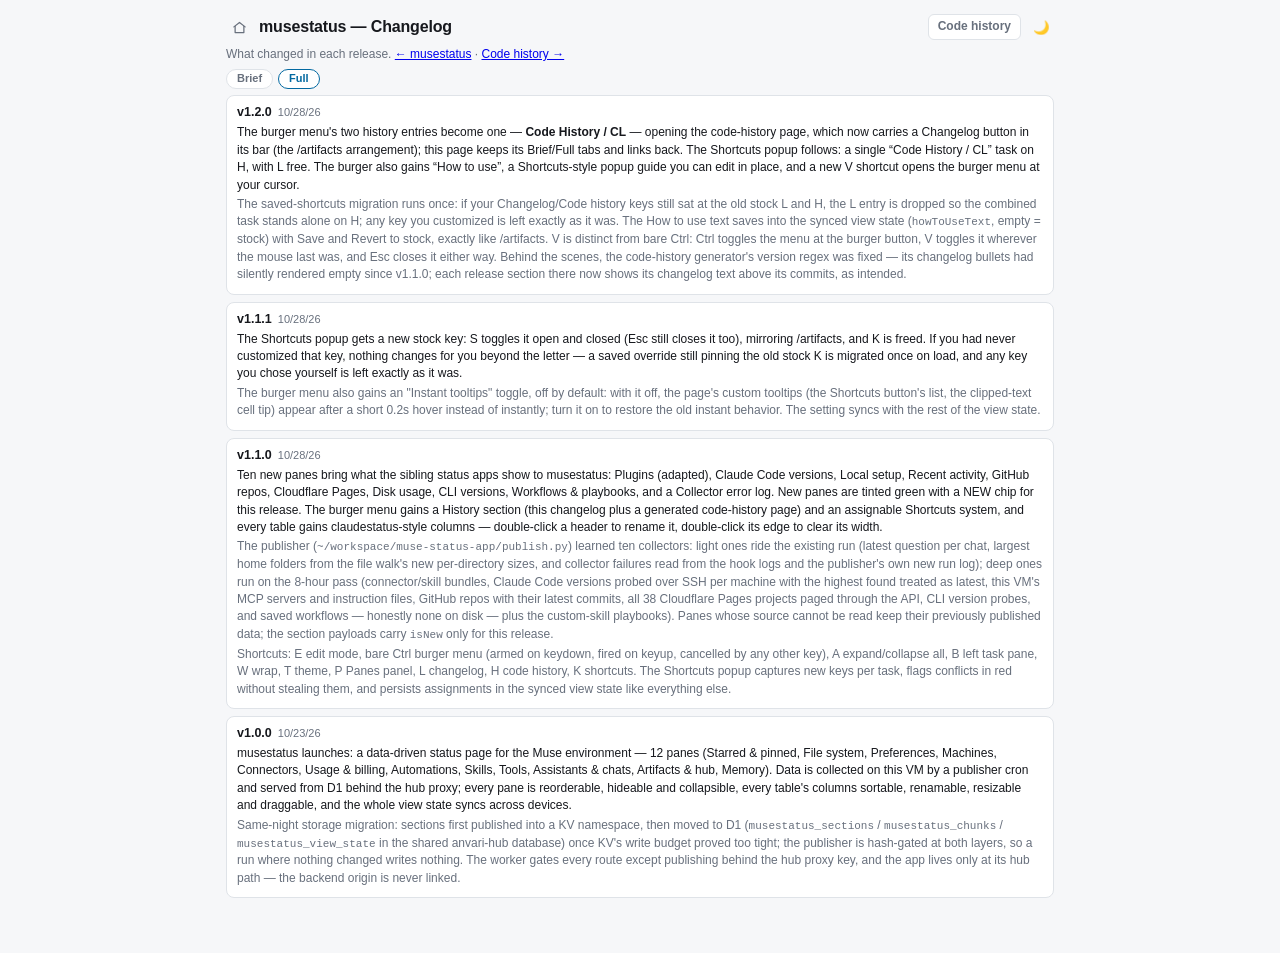
<file: public/changelog.html>
<!doctype html>
<html lang="en">
<head>
<meta charset="utf-8">
<meta name="viewport" content="width=device-width, initial-scale=1, viewport-fit=cover">
<meta name="color-scheme" content="light dark">
<link rel="icon" href="data:,">
<title>musestatus — Changelog</title>
<link rel="stylesheet" href="docs.css">
</head>
<body data-view="full">
<main>
  <div class="docs-bar">
    <a class="docs-home" href="./" title="musestatus" aria-label="musestatus">
      <svg width="15" height="15" viewBox="0 0 24 24" fill="none" stroke="currentColor" stroke-width="2" stroke-linecap="round" stroke-linejoin="round" aria-hidden="true"><path d="M3 11l9-7 9 7"/><path d="M5 10v10h14V10"/></svg>
    </a>
    <span class="title">musestatus — Changelog</span>
    <span class="spacer"></span>
    <a class="docs-nav" href="code-history.html">Code history</a>
    <button class="docs-theme" type="button" aria-label="Toggle dark mode"></button>
  </div>
  <p class="subtitle">What changed in each release. <a href="./">← musestatus</a> · <a href="code-history.html">Code history →</a></p>
  <div class="controls">
    <button class="tab-btn" data-view="brief" aria-pressed="false">Brief</button>
    <button class="tab-btn" data-view="full" aria-pressed="true">Full</button>
  </div>

  <div class="entries" id="entries">
    <article class="entry" data-version="1.2.0">
      <h2>v1.2.0<span class="date">10/28/26</span></h2>
      <p>The burger menu's two history entries become one — <strong>Code History / CL</strong> — opening the code-history page, which now carries a Changelog button in its bar (the /artifacts arrangement); this page keeps its Brief/Full tabs and links back. The Shortcuts popup follows: a single “Code History / CL” task on H, with L free. The burger also gains “How to use”, a Shortcuts-style popup guide you can edit in place, and a new V shortcut opens the burger menu at your cursor.</p>
      <p class="full-only">The saved-shortcuts migration runs once: if your Changelog/Code history keys still sat at the old stock L and H, the L entry is dropped so the combined task stands alone on H; any key you customized is left exactly as it was. The How to use text saves into the synced view state (<code>howToUseText</code>, empty = stock) with Save and Revert to stock, exactly like /artifacts. V is distinct from bare Ctrl: Ctrl toggles the menu at the burger button, V toggles it wherever the mouse last was, and Esc closes it either way. Behind the scenes, the code-history generator's version regex was fixed — its changelog bullets had silently rendered empty since v1.1.0; each release section there now shows its changelog text above its commits, as intended.</p>
    </article>

    <article class="entry" data-version="1.1.1">
      <h2>v1.1.1<span class="date">10/28/26</span></h2>
      <p>The Shortcuts popup gets a new stock key: S toggles it open and closed (Esc still closes it too), mirroring /artifacts, and K is freed. If you had never customized that key, nothing changes for you beyond the letter — a saved override still pinning the old stock K is migrated once on load, and any key you chose yourself is left exactly as it was.</p>
      <p class="full-only">The burger menu also gains an "Instant tooltips" toggle, off by default: with it off, the page's custom tooltips (the Shortcuts button's list, the clipped-text cell tip) appear after a short 0.2s hover instead of instantly; turn it on to restore the old instant behavior. The setting syncs with the rest of the view state.</p>
    </article>

    <article class="entry" data-version="1.1.0">
      <h2>v1.1.0<span class="date">10/28/26</span></h2>
      <p>Ten new panes bring what the sibling status apps show to musestatus: Plugins (adapted), Claude Code versions, Local setup, Recent activity, GitHub repos, Cloudflare Pages, Disk usage, CLI versions, Workflows &amp; playbooks, and a Collector error log. New panes are tinted green with a NEW chip for this release. The burger menu gains a History section (this changelog plus a generated code-history page) and an assignable Shortcuts system, and every table gains claudestatus-style columns — double-click a header to rename it, double-click its edge to clear its width.</p>
      <p class="full-only">The publisher (<code>~/workspace/muse-status-app/publish.py</code>) learned ten collectors: light ones ride the existing run (latest question per chat, largest home folders from the file walk's new per-directory sizes, and collector failures read from the hook logs and the publisher's own new run log); deep ones run on the 8-hour pass (connector/skill bundles, Claude Code versions probed over SSH per machine with the highest found treated as latest, this VM's MCP servers and instruction files, GitHub repos with their latest commits, all 38 Cloudflare Pages projects paged through the API, CLI version probes, and saved workflows — honestly none on disk — plus the custom-skill playbooks). Panes whose source cannot be read keep their previously published data; the section payloads carry <code>isNew</code> only for this release.</p>
      <p class="full-only">Shortcuts: E edit mode, bare Ctrl burger menu (armed on keydown, fired on keyup, cancelled by any other key), A expand/collapse all, B left task pane, W wrap, T theme, P Panes panel, L changelog, H code history, K shortcuts. The Shortcuts popup captures new keys per task, flags conflicts in red without stealing them, and persists assignments in the synced view state like everything else.</p>
    </article>

    <article class="entry" data-version="1.0.0">
      <h2>v1.0.0<span class="date">10/23/26</span></h2>
      <p>musestatus launches: a data-driven status page for the Muse environment — 12 panes (Starred &amp; pinned, File system, Preferences, Machines, Connectors, Usage &amp; billing, Automations, Skills, Tools, Assistants &amp; chats, Artifacts &amp; hub, Memory). Data is collected on this VM by a publisher cron and served from D1 behind the hub proxy; every pane is reorderable, hideable and collapsible, every table's columns sortable, renamable, resizable and draggable, and the whole view state syncs across devices.</p>
      <p class="full-only">Same-night storage migration: sections first published into a KV namespace, then moved to D1 (<code>musestatus_sections</code> / <code>musestatus_chunks</code> / <code>musestatus_view_state</code> in the shared anvari-hub database) once KV's write budget proved too tight; the publisher is hash-gated at both layers, so a run where nothing changed writes nothing. The worker gates every route except publishing behind the hub proxy key, and the app lives only at its hub path — the backend origin is never linked.</p>
    </article>
  </div>
</main>
<script src="docs-theme.js"></script>
<script>
"use strict";
// Brief / Full: Brief shows one summary paragraph per release, Full shows
// everything (the extra paragraphs carry the full-only class). The choice
// persists, like the finviz and hub docs pages.
(function () {
  var body = document.body;
  var buttons = document.querySelectorAll(".tab-btn");
  function setView(view) {
    body.setAttribute("data-view", view);
    buttons.forEach(function (button) {
      button.setAttribute("aria-pressed", String(button.dataset.view === view));
    });
    try { localStorage.setItem("musestatus-changelog-view", view); } catch (error) { /* private mode */ }
  }
  var saved = null;
  try { saved = localStorage.getItem("musestatus-changelog-view"); } catch (error) { /* private mode */ }
  if (saved === "brief" || saved === "full") setView(saved);
  buttons.forEach(function (button) {
    button.addEventListener("click", function () { setView(button.dataset.view); });
  });
})();
</script>
</body>
</html>
</file>
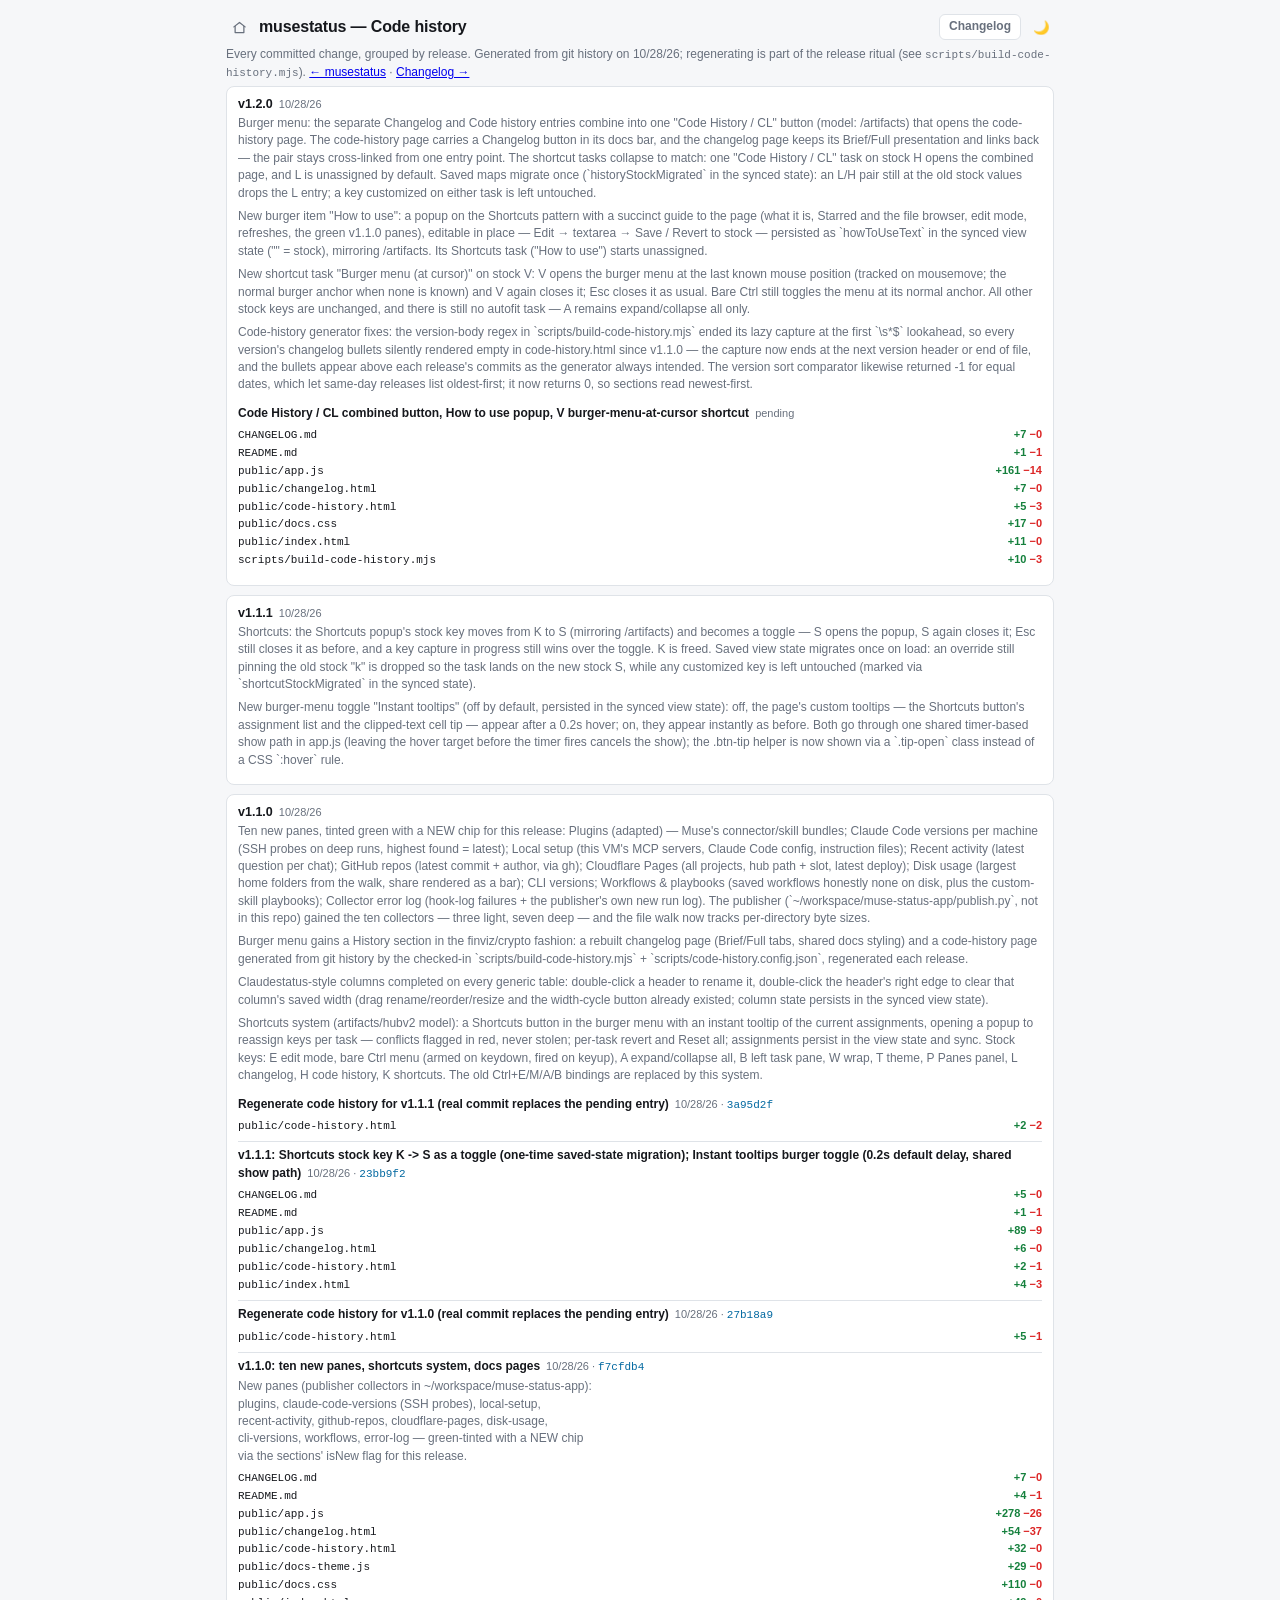
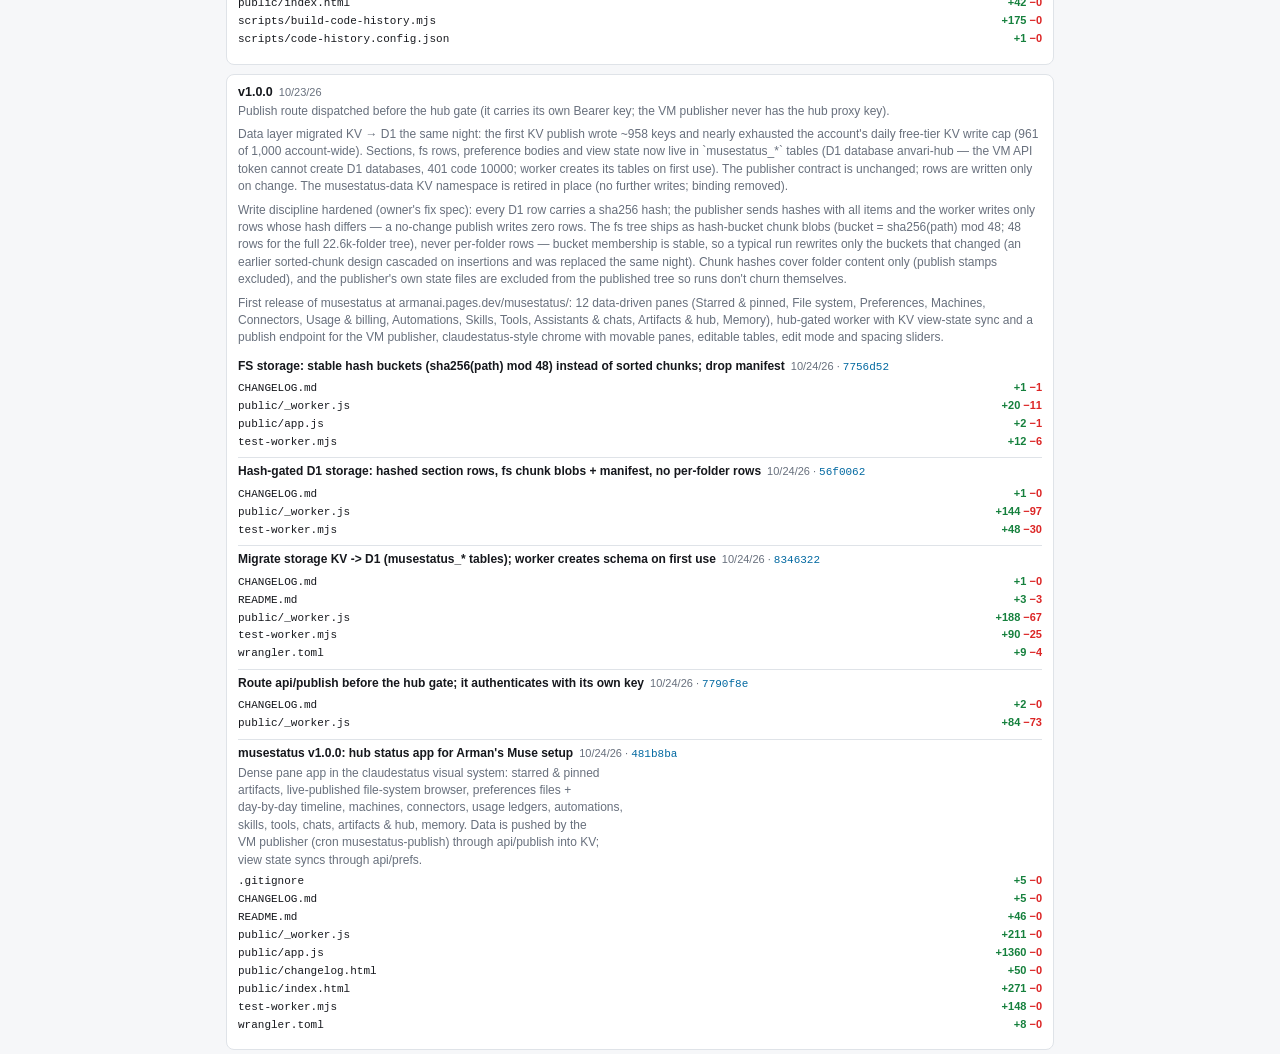
<file: public/code-history.html>
<!doctype html>
<html lang="en">
<head>
<meta charset="utf-8">
<meta name="viewport" content="width=device-width, initial-scale=1, viewport-fit=cover">
<meta name="color-scheme" content="light dark">
<link rel="icon" href="data:,">
<title>musestatus — Code history</title>
<link rel="stylesheet" href="docs.css">
</head>
<body>
<main>
  <div class="docs-bar">
    <a class="docs-home" href="./" title="musestatus" aria-label="musestatus">
      <svg width="15" height="15" viewBox="0 0 24 24" fill="none" stroke="currentColor" stroke-width="2" stroke-linecap="round" stroke-linejoin="round" aria-hidden="true"><path d="M3 11l9-7 9 7"/><path d="M5 10v10h14V10"/></svg>
    </a>
    <span class="title">musestatus — Code history</span>
    <span class="spacer"></span>
    <a class="docs-nav" href="changelog.html">Changelog</a>
    <button class="docs-theme" type="button" aria-label="Toggle dark mode"></button>
  </div>
  <p class="subtitle">Every committed change, grouped by release. Generated from git history on 10/28/26; regenerating is part of the release ritual (see <code>scripts/build-code-history.mjs</code>). <a href="./">← musestatus</a> · <a href="changelog.html">Changelog →</a></p>
<section class="version-section"><h2>v1.2.0<span class="date">10/28/26</span></h2><p>Burger menu: the separate Changelog and Code history entries combine into one &#34;Code History / CL&#34; button (model: /artifacts) that opens the code-history page. The code-history page carries a Changelog button in its docs bar, and the changelog page keeps its Brief/Full presentation and links back — the pair stays cross-linked from one entry point. The shortcut tasks collapse to match: one &#34;Code History / CL&#34; task on stock H opens the combined page, and L is unassigned by default. Saved maps migrate once (`historyStockMigrated` in the synced state): an L/H pair still at the old stock values drops the L entry; a key customized on either task is left untouched.</p><p>New burger item &#34;How to use&#34;: a popup on the Shortcuts pattern with a succinct guide to the page (what it is, Starred and the file browser, edit mode, refreshes, the green v1.1.0 panes), editable in place — Edit → textarea → Save / Revert to stock — persisted as `howToUseText` in the synced view state (&#34;&#34; = stock), mirroring /artifacts. Its Shortcuts task (&#34;How to use&#34;) starts unassigned.</p><p>New shortcut task &#34;Burger menu (at cursor)&#34; on stock V: V opens the burger menu at the last known mouse position (tracked on mousemove; the normal burger anchor when none is known) and V again closes it; Esc closes it as usual. Bare Ctrl still toggles the menu at its normal anchor. All other stock keys are unchanged, and there is still no autofit task — A remains expand/collapse all only.</p><p>Code-history generator fixes: the version-body regex in `scripts/build-code-history.mjs` ended its lazy capture at the first `\s*$` lookahead, so every version&#39;s changelog bullets silently rendered empty in code-history.html since v1.1.0 — the capture now ends at the next version header or end of file, and the bullets appear above each release&#39;s commits as the generator always intended. The version sort comparator likewise returned -1 for equal dates, which let same-day releases list oldest-first; it now returns 0, so sections read newest-first.</p><div class="commit"><span class="subject">Code History / CL combined button, How to use popup, V burger-menu-at-cursor shortcut</span><span class="meta">pending</span><ul class="files"><li><span class="fname">CHANGELOG.md</span><span class="fstat"><span class="add">+7</span> <span class="del">−0</span></span></li><li><span class="fname">README.md</span><span class="fstat"><span class="add">+1</span> <span class="del">−1</span></span></li><li><span class="fname">public/app.js</span><span class="fstat"><span class="add">+161</span> <span class="del">−14</span></span></li><li><span class="fname">public/changelog.html</span><span class="fstat"><span class="add">+7</span> <span class="del">−0</span></span></li><li><span class="fname">public/code-history.html</span><span class="fstat"><span class="add">+5</span> <span class="del">−3</span></span></li><li><span class="fname">public/docs.css</span><span class="fstat"><span class="add">+17</span> <span class="del">−0</span></span></li><li><span class="fname">public/index.html</span><span class="fstat"><span class="add">+11</span> <span class="del">−0</span></span></li><li><span class="fname">scripts/build-code-history.mjs</span><span class="fstat"><span class="add">+10</span> <span class="del">−3</span></span></li></ul></div></section>
<section class="version-section"><h2>v1.1.1<span class="date">10/28/26</span></h2><p>Shortcuts: the Shortcuts popup&#39;s stock key moves from K to S (mirroring /artifacts) and becomes a toggle — S opens the popup, S again closes it; Esc still closes it as before, and a key capture in progress still wins over the toggle. K is freed. Saved view state migrates once on load: an override still pinning the old stock &#34;k&#34; is dropped so the task lands on the new stock S, while any customized key is left untouched (marked via `shortcutStockMigrated` in the synced state).</p><p>New burger-menu toggle &#34;Instant tooltips&#34; (off by default, persisted in the synced view state): off, the page&#39;s custom tooltips — the Shortcuts button&#39;s assignment list and the clipped-text cell tip — appear after a 0.2s hover; on, they appear instantly as before. Both go through one shared timer-based show path in app.js (leaving the hover target before the timer fires cancels the show); the .btn-tip helper is now shown via a `.tip-open` class instead of a CSS `:hover` rule.</p></section>
<section class="version-section"><h2>v1.1.0<span class="date">10/28/26</span></h2><p>Ten new panes, tinted green with a NEW chip for this release: Plugins (adapted) — Muse&#39;s connector/skill bundles; Claude Code versions per machine (SSH probes on deep runs, highest found = latest); Local setup (this VM&#39;s MCP servers, Claude Code config, instruction files); Recent activity (latest question per chat); GitHub repos (latest commit + author, via gh); Cloudflare Pages (all projects, hub path + slot, latest deploy); Disk usage (largest home folders from the walk, share rendered as a bar); CLI versions; Workflows &#38; playbooks (saved workflows honestly none on disk, plus the custom-skill playbooks); Collector error log (hook-log failures + the publisher&#39;s own new run log). The publisher (`~/workspace/muse-status-app/publish.py`, not in this repo) gained the ten collectors — three light, seven deep — and the file walk now tracks per-directory byte sizes.</p><p>Burger menu gains a History section in the finviz/crypto fashion: a rebuilt changelog page (Brief/Full tabs, shared docs styling) and a code-history page generated from git history by the checked-in `scripts/build-code-history.mjs` + `scripts/code-history.config.json`, regenerated each release.</p><p>Claudestatus-style columns completed on every generic table: double-click a header to rename it, double-click the header&#39;s right edge to clear that column&#39;s saved width (drag rename/reorder/resize and the width-cycle button already existed; column state persists in the synced view state).</p><p>Shortcuts system (artifacts/hubv2 model): a Shortcuts button in the burger menu with an instant tooltip of the current assignments, opening a popup to reassign keys per task — conflicts flagged in red, never stolen; per-task revert and Reset all; assignments persist in the view state and sync. Stock keys: E edit mode, bare Ctrl menu (armed on keydown, fired on keyup), A expand/collapse all, B left task pane, W wrap, T theme, P Panes panel, L changelog, H code history, K shortcuts. The old Ctrl+E/M/A/B bindings are replaced by this system.</p><div class="commit"><span class="subject">Regenerate code history for v1.1.1 (real commit replaces the pending entry)</span><span class="meta">10/28/26 · <a href="https://github.com/gs455/musestatus/commit/3a95d2f33add0041018227b1d76d320b55b32e56" target="_blank" rel="noopener">3a95d2f</a></span><ul class="files"><li><span class="fname">public/code-history.html</span><span class="fstat"><span class="add">+2</span> <span class="del">−2</span></span></li></ul></div><div class="commit"><span class="subject">v1.1.1: Shortcuts stock key K -&#62; S as a toggle (one-time saved-state migration); Instant tooltips burger toggle (0.2s default delay, shared show path)</span><span class="meta">10/28/26 · <a href="https://github.com/gs455/musestatus/commit/23bb9f2952cb712fcb628ef051bb5cb5e82062cc" target="_blank" rel="noopener">23bb9f2</a></span><ul class="files"><li><span class="fname">CHANGELOG.md</span><span class="fstat"><span class="add">+5</span> <span class="del">−0</span></span></li><li><span class="fname">README.md</span><span class="fstat"><span class="add">+1</span> <span class="del">−1</span></span></li><li><span class="fname">public/app.js</span><span class="fstat"><span class="add">+89</span> <span class="del">−9</span></span></li><li><span class="fname">public/changelog.html</span><span class="fstat"><span class="add">+6</span> <span class="del">−0</span></span></li><li><span class="fname">public/code-history.html</span><span class="fstat"><span class="add">+2</span> <span class="del">−1</span></span></li><li><span class="fname">public/index.html</span><span class="fstat"><span class="add">+4</span> <span class="del">−3</span></span></li></ul></div><div class="commit"><span class="subject">Regenerate code history for v1.1.0 (real commit replaces the pending entry)</span><span class="meta">10/28/26 · <a href="https://github.com/gs455/musestatus/commit/27b18a956c2fdb11a0713777792531820b86b2ee" target="_blank" rel="noopener">27b18a9</a></span><ul class="files"><li><span class="fname">public/code-history.html</span><span class="fstat"><span class="add">+5</span> <span class="del">−1</span></span></li></ul></div><div class="commit"><span class="subject">v1.1.0: ten new panes, shortcuts system, docs pages</span><span class="meta">10/28/26 · <a href="https://github.com/gs455/musestatus/commit/f7cfdb4396765dc6324be964007e982d9f7c333b" target="_blank" rel="noopener">f7cfdb4</a></span><p class="body">New panes (publisher collectors in ~/workspace/muse-status-app):
plugins, claude-code-versions (SSH probes), local-setup,
recent-activity, github-repos, cloudflare-pages, disk-usage,
cli-versions, workflows, error-log — green-tinted with a NEW chip
via the sections&#39; isNew flag for this release.</p><ul class="files"><li><span class="fname">CHANGELOG.md</span><span class="fstat"><span class="add">+7</span> <span class="del">−0</span></span></li><li><span class="fname">README.md</span><span class="fstat"><span class="add">+4</span> <span class="del">−1</span></span></li><li><span class="fname">public/app.js</span><span class="fstat"><span class="add">+278</span> <span class="del">−26</span></span></li><li><span class="fname">public/changelog.html</span><span class="fstat"><span class="add">+54</span> <span class="del">−37</span></span></li><li><span class="fname">public/code-history.html</span><span class="fstat"><span class="add">+32</span> <span class="del">−0</span></span></li><li><span class="fname">public/docs-theme.js</span><span class="fstat"><span class="add">+29</span> <span class="del">−0</span></span></li><li><span class="fname">public/docs.css</span><span class="fstat"><span class="add">+110</span> <span class="del">−0</span></span></li><li><span class="fname">public/index.html</span><span class="fstat"><span class="add">+42</span> <span class="del">−0</span></span></li><li><span class="fname">scripts/build-code-history.mjs</span><span class="fstat"><span class="add">+175</span> <span class="del">−0</span></span></li><li><span class="fname">scripts/code-history.config.json</span><span class="fstat"><span class="add">+1</span> <span class="del">−0</span></span></li></ul></div></section>
<section class="version-section"><h2>v1.0.0<span class="date">10/23/26</span></h2><p>Publish route dispatched before the hub gate (it carries its own Bearer key; the VM publisher never has the hub proxy key).</p><p>Data layer migrated KV → D1 the same night: the first KV publish wrote ~958 keys and nearly exhausted the account&#39;s daily free-tier KV write cap (961 of 1,000 account-wide). Sections, fs rows, preference bodies and view state now live in `musestatus_*` tables (D1 database anvari-hub — the VM API token cannot create D1 databases, 401 code 10000; worker creates its tables on first use). The publisher contract is unchanged; rows are written only on change. The musestatus-data KV namespace is retired in place (no further writes; binding removed).</p><p>Write discipline hardened (owner&#39;s fix spec): every D1 row carries a sha256 hash; the publisher sends hashes with all items and the worker writes only rows whose hash differs — a no-change publish writes zero rows. The fs tree ships as hash-bucket chunk blobs (bucket = sha256(path) mod 48; 48 rows for the full 22.6k-folder tree), never per-folder rows — bucket membership is stable, so a typical run rewrites only the buckets that changed (an earlier sorted-chunk design cascaded on insertions and was replaced the same night). Chunk hashes cover folder content only (publish stamps excluded), and the publisher&#39;s own state files are excluded from the published tree so runs don&#39;t churn themselves.</p><p>First release of musestatus at armanai.pages.dev/musestatus/: 12 data-driven panes (Starred &#38; pinned, File system, Preferences, Machines, Connectors, Usage &#38; billing, Automations, Skills, Tools, Assistants &#38; chats, Artifacts &#38; hub, Memory), hub-gated worker with KV view-state sync and a publish endpoint for the VM publisher, claudestatus-style chrome with movable panes, editable tables, edit mode and spacing sliders.</p><div class="commit"><span class="subject">FS storage: stable hash buckets (sha256(path) mod 48) instead of sorted chunks; drop manifest</span><span class="meta">10/24/26 · <a href="https://github.com/gs455/musestatus/commit/7756d52e04746d30590cafe9632e4349c73e7733" target="_blank" rel="noopener">7756d52</a></span><ul class="files"><li><span class="fname">CHANGELOG.md</span><span class="fstat"><span class="add">+1</span> <span class="del">−1</span></span></li><li><span class="fname">public/_worker.js</span><span class="fstat"><span class="add">+20</span> <span class="del">−11</span></span></li><li><span class="fname">public/app.js</span><span class="fstat"><span class="add">+2</span> <span class="del">−1</span></span></li><li><span class="fname">test-worker.mjs</span><span class="fstat"><span class="add">+12</span> <span class="del">−6</span></span></li></ul></div><div class="commit"><span class="subject">Hash-gated D1 storage: hashed section rows, fs chunk blobs + manifest, no per-folder rows</span><span class="meta">10/24/26 · <a href="https://github.com/gs455/musestatus/commit/56f0062760009848f63940fe8175e96e3547cd0d" target="_blank" rel="noopener">56f0062</a></span><ul class="files"><li><span class="fname">CHANGELOG.md</span><span class="fstat"><span class="add">+1</span> <span class="del">−0</span></span></li><li><span class="fname">public/_worker.js</span><span class="fstat"><span class="add">+144</span> <span class="del">−97</span></span></li><li><span class="fname">test-worker.mjs</span><span class="fstat"><span class="add">+48</span> <span class="del">−30</span></span></li></ul></div><div class="commit"><span class="subject">Migrate storage KV -&#62; D1 (musestatus_* tables); worker creates schema on first use</span><span class="meta">10/24/26 · <a href="https://github.com/gs455/musestatus/commit/8346322fbed1faf07c09575f297ee226a5f47034" target="_blank" rel="noopener">8346322</a></span><ul class="files"><li><span class="fname">CHANGELOG.md</span><span class="fstat"><span class="add">+1</span> <span class="del">−0</span></span></li><li><span class="fname">README.md</span><span class="fstat"><span class="add">+3</span> <span class="del">−3</span></span></li><li><span class="fname">public/_worker.js</span><span class="fstat"><span class="add">+188</span> <span class="del">−67</span></span></li><li><span class="fname">test-worker.mjs</span><span class="fstat"><span class="add">+90</span> <span class="del">−25</span></span></li><li><span class="fname">wrangler.toml</span><span class="fstat"><span class="add">+9</span> <span class="del">−4</span></span></li></ul></div><div class="commit"><span class="subject">Route api/publish before the hub gate; it authenticates with its own key</span><span class="meta">10/24/26 · <a href="https://github.com/gs455/musestatus/commit/7790f8e0b958d1258f81437db320056c4ea2ecb6" target="_blank" rel="noopener">7790f8e</a></span><ul class="files"><li><span class="fname">CHANGELOG.md</span><span class="fstat"><span class="add">+2</span> <span class="del">−0</span></span></li><li><span class="fname">public/_worker.js</span><span class="fstat"><span class="add">+84</span> <span class="del">−73</span></span></li></ul></div><div class="commit"><span class="subject">musestatus v1.0.0: hub status app for Arman&#39;s Muse setup</span><span class="meta">10/24/26 · <a href="https://github.com/gs455/musestatus/commit/481b8ba11d2ada1ce72c15784024c6aabd6b6aff" target="_blank" rel="noopener">481b8ba</a></span><p class="body">Dense pane app in the claudestatus visual system: starred &#38; pinned
artifacts, live-published file-system browser, preferences files +
day-by-day timeline, machines, connectors, usage ledgers, automations,
skills, tools, chats, artifacts &#38; hub, memory. Data is pushed by the
VM publisher (cron musestatus-publish) through api/publish into KV;
view state syncs through api/prefs.</p><ul class="files"><li><span class="fname">.gitignore</span><span class="fstat"><span class="add">+5</span> <span class="del">−0</span></span></li><li><span class="fname">CHANGELOG.md</span><span class="fstat"><span class="add">+5</span> <span class="del">−0</span></span></li><li><span class="fname">README.md</span><span class="fstat"><span class="add">+46</span> <span class="del">−0</span></span></li><li><span class="fname">public/_worker.js</span><span class="fstat"><span class="add">+211</span> <span class="del">−0</span></span></li><li><span class="fname">public/app.js</span><span class="fstat"><span class="add">+1360</span> <span class="del">−0</span></span></li><li><span class="fname">public/changelog.html</span><span class="fstat"><span class="add">+50</span> <span class="del">−0</span></span></li><li><span class="fname">public/index.html</span><span class="fstat"><span class="add">+271</span> <span class="del">−0</span></span></li><li><span class="fname">test-worker.mjs</span><span class="fstat"><span class="add">+148</span> <span class="del">−0</span></span></li><li><span class="fname">wrangler.toml</span><span class="fstat"><span class="add">+8</span> <span class="del">−0</span></span></li></ul></div></section>
</main>
<script src="docs-theme.js"></script>
</body>
</html>
</file>
<file: public/docs.css>
/* Shared styling for musestatus' docs pages (changelog + code history).
   Same look as the hub's docs pages: an icon bar (home + title + theme
   toggle), then 12px Inter on a soft page background. Theme follows the
   stored musestatus-docs-theme key, else the system preference. */
* { box-sizing: border-box; }
html { -webkit-text-size-adjust: 100%; }
:root {
  color-scheme: light;
  --bg: #f6f7f9;
  --panel: #ffffff;
  --line: #dfe3e8;
  --text: #16181d;
  --muted: #68707d;
  --accent: #0369a1;
  --good: #047857;
  --bad: #b91c1c;
  --add: #15803d;
  --del: #dc2626;
}
:root[data-theme="dark"] {
  color-scheme: dark;
  --bg: #0d1117;
  --panel: #151b23;
  --line: #2a3140;
  --text: #e6e9ee;
  --muted: #8b94a3;
  --accent: #58b4f0;
  --good: #4ade80;
  --bad: #f87171;
  --add: #4ade80;
  --del: #f87171;
}
body {
  margin: 0;
  background: var(--bg);
  color: var(--text);
  font: 12px/1.45 Inter, "Helvetica Neue", Arial, sans-serif;
}
main { max-width: 860px; margin: 0 auto; padding: 14px 16px 50px; }

/* Icon bar: home flush left, theme toggle flush right. */
.docs-bar { display: flex; align-items: center; gap: 7px; min-height: 26px; margin-bottom: 6px; }
.docs-bar .title { font-size: 1rem; font-weight: 600; letter-spacing: -0.01em; }
.docs-bar .spacer { flex: 1 1 auto; }
.docs-home,
.docs-theme {
  display: inline-flex;
  align-items: center;
  justify-content: center;
  width: 26px;
  height: 26px;
  border: 1px solid transparent;
  border-radius: 6px;
  background: transparent;
  color: var(--muted);
  cursor: pointer;
  padding: 0;
  text-decoration: none;
}
.docs-home:hover,
.docs-theme:hover { color: var(--text); border-color: var(--line); background: var(--panel); }

/* Text nav link in the docs bar (the Changelog / Code history cross-link,
   mirroring the /artifacts docs pages). */
.docs-nav {
  display: inline-flex;
  align-items: center;
  height: 26px;
  border: 1px solid var(--line);
  border-radius: 6px;
  background: var(--panel);
  color: var(--muted);
  padding: 0 9px;
  font-size: 12px;
  font-weight: 600;
  text-decoration: none;
}
.docs-nav:hover { color: var(--text); border-color: var(--accent); }

/* Small text buttons (Brief / Full, sort order). */
.tab-btn {
  border: 1px solid var(--line);
  background: var(--panel);
  color: var(--muted);
  border-radius: 999px;
  padding: 1px 10px;
  font: inherit;
  font-size: 11px;
  font-weight: 650;
  cursor: pointer;
}
.tab-btn[aria-pressed="true"] { color: var(--accent); border-color: var(--accent); }
.tab-btn:hover { color: var(--text); }

p { margin: 4px 0 10px; }
.subtitle { color: var(--muted); margin-bottom: 4px; }
.controls { display: flex; gap: 5px; align-items: center; margin: 6px 0 4px; }

/* Changelog entries: newest first. Brief shows the "brief" paragraph,
   Full shows every paragraph. */
.entries { list-style: none; margin: 6px 0 0; padding: 0; }
.entry { background: var(--panel); border: 1px solid var(--line); border-radius: 8px; padding: 7px 10px 8px; margin-bottom: 7px; }
.entry h2 { font-size: 12.5px; margin: 0 0 3px; font-weight: 700; }
.entry h2 .date { color: var(--muted); font-weight: 500; font-size: 11px; margin-left: 6px; }
.entry p { color: var(--text); margin: 2px 0; }
.entry p.full-only { color: var(--muted); }
body[data-view="brief"] .entry p.full-only { display: none; }
code { font-family: ui-monospace, SFMono-Regular, Menlo, Consolas, monospace; font-size: 11px; }

/* Code history: one section per release; commits newest first inside it. */
.version-section { background: var(--panel); border: 1px solid var(--line); border-radius: 8px; padding: 8px 11px 9px; margin-bottom: 9px; }
.version-section > h2 { font-size: 12.5px; margin: 0 0 2px; font-weight: 700; }
.version-section > h2 .date { color: var(--muted); font-weight: 500; font-size: 11px; margin-left: 6px; }
.version-section > p { color: var(--muted); margin: 2px 0 6px; }
.commit { border-top: 1px solid var(--line); padding: 5px 0 6px; }
.commit:first-of-type { border-top: 0; }
.commit .subject { font-weight: 650; }
.commit .meta { color: var(--muted); font-size: 11px; margin-left: 6px; white-space: nowrap; }
.commit .meta a { color: var(--accent); text-decoration: none; font-family: ui-monospace, SFMono-Regular, Menlo, Consolas, monospace; }
.commit .meta a:hover { text-decoration: underline; }
.commit .body { color: var(--muted); margin: 2px 0 0; white-space: pre-wrap; }
.commit .files { list-style: none; margin: 4px 0 0; padding: 0; font-size: 11px; }
.commit .files li { display: flex; gap: 7px; align-items: baseline; padding: 0.5px 0; }
.commit .files .fname { font-family: ui-monospace, SFMono-Regular, Menlo, Consolas, monospace; overflow-wrap: anywhere; }
.commit .files .fstat { margin-left: auto; white-space: nowrap; font-variant-numeric: tabular-nums; color: var(--muted); }
.add { color: var(--add); font-weight: 650; }
.del { color: var(--del); font-weight: 650; }
</file>
